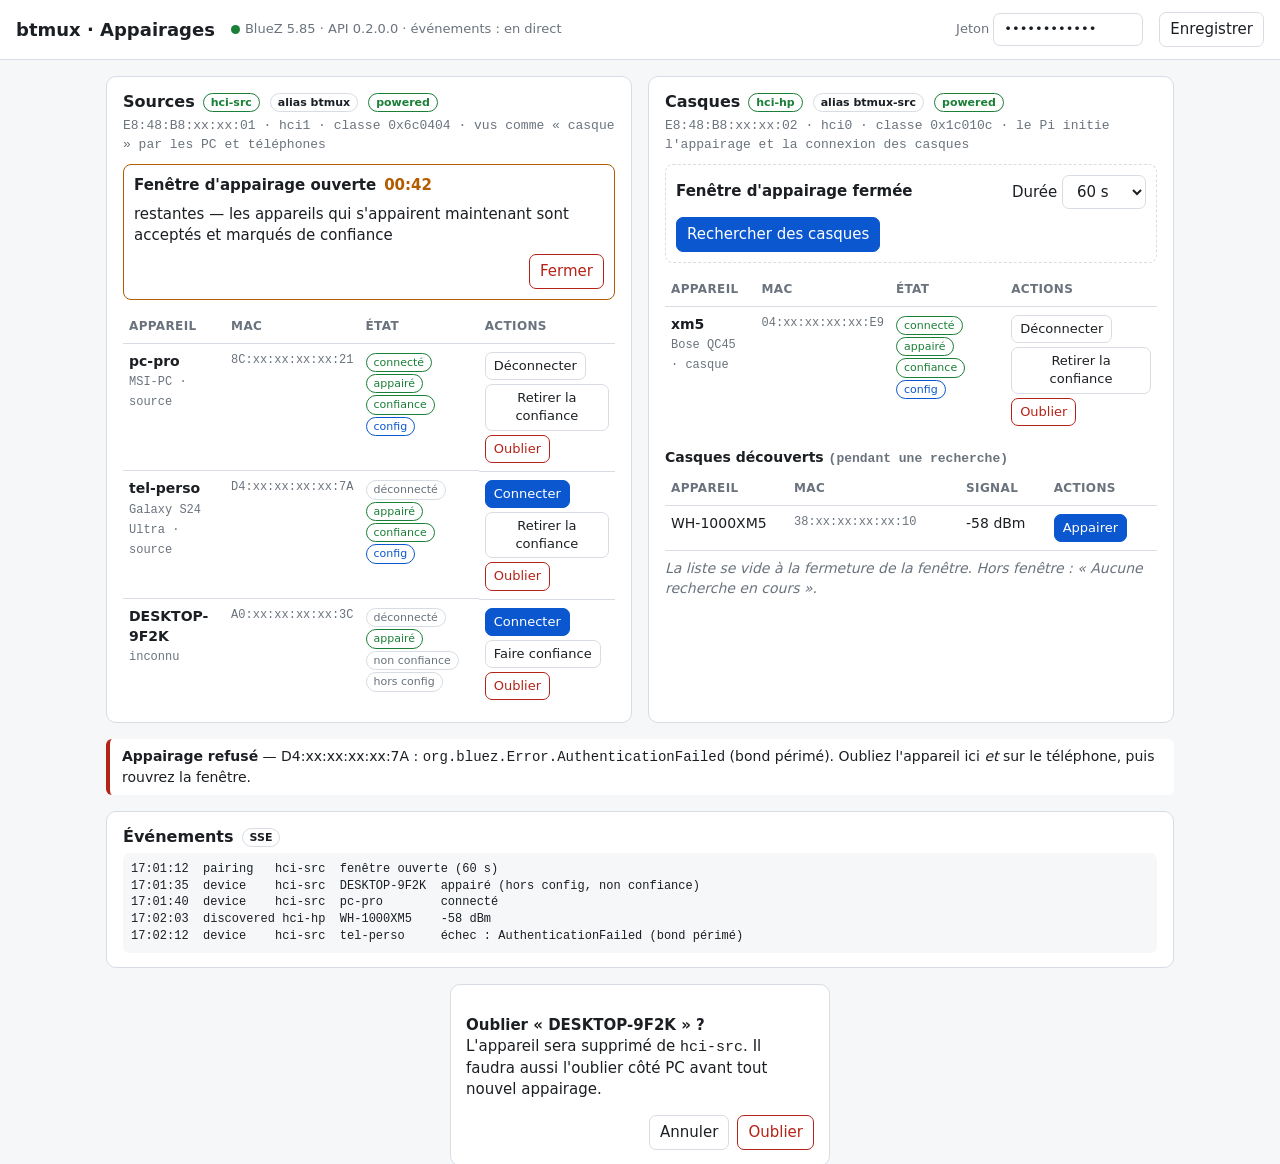
<file: docs/mockup/v0.2.0/ui/webui_pairing__appairages.html>
<!--
mockup:
  composant: webui_pairing
  feature: appairages
  version: 0.2.0
  type: ui
  issue: "#16"
  validee_le: 2026-10-23
  complete: []
  remplace: []
-->
<!doctype html>
<html lang="fr">
<head>
<meta charset="utf-8">
<meta name="viewport" content="width=device-width, initial-scale=1">
<title>btmux — Appairages</title>
<style>
  :root { --bg:#f6f7f9; --card:#fff; --fg:#1b1f23; --muted:#6a737d; --line:#d8dde3; --ok:#1a7f37; --warn:#b35c00; --err:#b42318; --accent:#0b57d0; --accent-fg:#fff; }
  @media (prefers-color-scheme: dark) { :root { --bg:#0f1115; --card:#181b21; --fg:#e6e8eb; --muted:#9aa4b2; --line:#2a2f38; --accent:#8ab4f8; --accent-fg:#0f1115; } }
  * { box-sizing:border-box; } body { margin:0; font:15px/1.4 system-ui,-apple-system,"Segoe UI",Roboto,sans-serif; background:var(--bg); color:var(--fg); }
  header { display:flex; flex-wrap:wrap; gap:8px 16px; align-items:center; padding:12px 16px; border-bottom:1px solid var(--line); background:var(--card); position:sticky; top:0; }
  header h1 { font-size:18px; margin:0; } .spacer { flex:1; }
  .status { font-size:13px; color:var(--muted); } .dot { display:inline-block; width:9px; height:9px; border-radius:50%; background:var(--ok); margin-right:5px; vertical-align:middle; }
  .dot.err { background:var(--err); } .dot.warn { background:var(--warn); }
  main { display:grid; grid-template-columns:1fr; gap:16px; padding:16px; max-width:1100px; margin:0 auto; }
  @media (min-width: 800px) { main { grid-template-columns:1fr 1fr; } .full { grid-column:1 / -1; } }
  section { background:var(--card); border:1px solid var(--line); border-radius:10px; padding:14px 16px; }
  section h2 { font-size:16px; margin:0 0 4px; display:flex; align-items:center; gap:8px; flex-wrap:wrap; }
  .sub { color:var(--muted); font-size:13px; margin:0 0 10px; font-family:ui-monospace,Menlo,Consolas,monospace; }
  .pair { display:flex; flex-wrap:wrap; gap:8px; align-items:center; padding:10px; border:1px dashed var(--line); border-radius:8px; margin-bottom:10px; }
  .pair.open { border-style:solid; border-color:var(--warn); }
  .count { font-weight:600; color:var(--warn); font-variant-numeric:tabular-nums; }
  button, select, input { font:inherit; border-radius:7px; border:1px solid var(--line); background:var(--card); color:var(--fg); padding:6px 10px; }
  button { cursor:pointer; } button.primary { background:var(--accent); color:var(--accent-fg); border-color:var(--accent); }
  button.danger { color:var(--err); border-color:var(--err); } button:disabled { opacity:.5; cursor:default; }
  table { width:100%; border-collapse:collapse; } th, td { text-align:left; padding:8px 6px; border-top:1px solid var(--line); vertical-align:top; font-size:14px; }
  th { color:var(--muted); font-weight:600; font-size:12px; text-transform:uppercase; letter-spacing:.03em; border-top:0; }
  .mac { font-family:ui-monospace,Menlo,Consolas,monospace; font-size:12px; color:var(--muted); }
  .tag { display:inline-block; font-size:11px; padding:1px 7px; border-radius:999px; border:1px solid var(--line); margin:1px 2px 1px 0; }
  .tag.on { border-color:var(--ok); color:var(--ok); } .tag.off { color:var(--muted); } .tag.cfg { border-color:var(--accent); color:var(--accent); }
  .actions { display:flex; flex-wrap:wrap; gap:4px; } .actions button { padding:4px 8px; font-size:13px; }
  .empty { color:var(--muted); font-style:italic; padding:8px 0; }
  .log { font-family:ui-monospace,Menlo,Consolas,monospace; font-size:12px; max-height:160px; overflow:auto; margin:0; padding:8px; background:var(--bg); border-radius:7px; }
  .toast { border-left:4px solid var(--err); background:var(--card); padding:8px 12px; border-radius:6px; font-size:14px; }
  dialog { border:1px solid var(--line); border-radius:10px; background:var(--card); color:var(--fg); max-width:380px; }
  @media (max-width: 600px) { th:nth-child(2), td:nth-child(2) { display:none; } }
</style>
</head>
<body>
<header>
  <h1>btmux · Appairages</h1>
  <span class="status"><span class="dot"></span>BlueZ 5.85 · API 0.2.0.0 · événements : en direct</span>
  <span class="spacer"></span>
  <label class="status">Jeton <input type="password" value="••••••••••••" size="14" aria-label="Jeton API"></label>
  <button>Enregistrer</button>
</header>

<main>
  <!-- Panneau SOURCES (hci-src) -->
  <section aria-labelledby="h-src">
    <h2 id="h-src">Sources <span class="tag on">hci-src</span><span class="tag">alias btmux</span><span class="tag on">powered</span></h2>
    <p class="sub">E8:48:B8:xx:xx:01 · hci1 · classe 0x6c0404 · vus comme « casque » par les PC et téléphones</p>
    <div class="pair open">
      <strong>Fenêtre d'appairage ouverte</strong> <span class="count">00:42</span> restantes — les appareils qui s'appairent maintenant sont acceptés et marqués de confiance
      <span class="spacer"></span>
      <button class="danger">Fermer</button>
    </div>
    <table>
      <thead><tr><th>Appareil</th><th>MAC</th><th>État</th><th>Actions</th></tr></thead>
      <tbody>
        <tr><td><strong>pc-pro</strong><br><span class="mac">MSI-PC · source</span></td><td class="mac">8C:xx:xx:xx:xx:21</td>
            <td><span class="tag on">connecté</span><span class="tag on">appairé</span><span class="tag on">confiance</span><span class="tag cfg">config</span></td>
            <td class="actions"><button>Déconnecter</button><button>Retirer la confiance</button><button class="danger">Oublier</button></td></tr>
        <tr><td><strong>tel-perso</strong><br><span class="mac">Galaxy S24 Ultra · source</span></td><td class="mac">D4:xx:xx:xx:xx:7A</td>
            <td><span class="tag off">déconnecté</span><span class="tag on">appairé</span><span class="tag on">confiance</span><span class="tag cfg">config</span></td>
            <td class="actions"><button class="primary">Connecter</button><button>Retirer la confiance</button><button class="danger">Oublier</button></td></tr>
        <tr><td><strong>DESKTOP-9F2K</strong><br><span class="mac">inconnu</span></td><td class="mac">A0:xx:xx:xx:xx:3C</td>
            <td><span class="tag off">déconnecté</span><span class="tag on">appairé</span><span class="tag off">non confiance</span><span class="tag off">hors config</span></td>
            <td class="actions"><button class="primary">Connecter</button><button>Faire confiance</button><button class="danger">Oublier</button></td></tr>
      </tbody>
    </table>
  </section>

  <!-- Panneau CASQUES (hci-hp) -->
  <section aria-labelledby="h-hp">
    <h2 id="h-hp">Casques <span class="tag on">hci-hp</span><span class="tag">alias btmux-src</span><span class="tag on">powered</span></h2>
    <p class="sub">E8:48:B8:xx:xx:02 · hci0 · classe 0x1c010c · le Pi initie l'appairage et la connexion des casques</p>
    <div class="pair">
      <strong>Fenêtre d'appairage fermée</strong>
      <span class="spacer"></span>
      <label>Durée <select><option>30 s</option><option selected>60 s</option><option>120 s</option><option>300 s</option></select></label>
      <button class="primary">Rechercher des casques</button>
    </div>
    <table>
      <thead><tr><th>Appareil</th><th>MAC</th><th>État</th><th>Actions</th></tr></thead>
      <tbody>
        <tr><td><strong>xm5</strong><br><span class="mac">Bose QC45 · casque</span></td><td class="mac">04:xx:xx:xx:xx:E9</td>
            <td><span class="tag on">connecté</span><span class="tag on">appairé</span><span class="tag on">confiance</span><span class="tag cfg">config</span></td>
            <td class="actions"><button>Déconnecter</button><button>Retirer la confiance</button><button class="danger">Oublier</button></td></tr>
      </tbody>
    </table>
    <h3 style="font-size:14px;margin:14px 0 4px">Casques découverts <span class="sub" style="display:inline">(pendant une recherche)</span></h3>
    <table>
      <thead><tr><th>Appareil</th><th>MAC</th><th>Signal</th><th>Actions</th></tr></thead>
      <tbody>
        <tr><td>WH-1000XM5</td><td class="mac">38:xx:xx:xx:xx:10</td><td>-58 dBm</td><td class="actions"><button class="primary">Appairer</button></td></tr>
        <tr><td colspan="4" class="empty">La liste se vide à la fermeture de la fenêtre. Hors fenêtre : « Aucune recherche en cours ».</td></tr>
      </tbody>
    </table>
  </section>

  <!-- Erreur API (exemple) -->
  <div class="full toast" role="alert"><strong>Appairage refusé</strong> — D4:xx:xx:xx:xx:7A : <code>org.bluez.Error.AuthenticationFailed</code> (bond périmé). Oubliez l'appareil ici <em>et</em> sur le téléphone, puis rouvrez la fenêtre.</div>

  <!-- Journal des événements (SSE) -->
  <section class="full" aria-labelledby="h-log">
    <h2 id="h-log">Événements <span class="tag">SSE</span></h2>
    <pre class="log">17:01:12  pairing   hci-src  fenêtre ouverte (60 s)
17:01:35  device    hci-src  DESKTOP-9F2K  appairé (hors config, non confiance)
17:01:40  device    hci-src  pc-pro        connecté
17:02:03  discovered hci-hp  WH-1000XM5    -58 dBm
17:02:12  device    hci-src  tel-perso     échec : AuthenticationFailed (bond périmé)</pre>
  </section>
</main>

<!-- Confirmation d'oubli -->
<dialog open>
  <p><strong>Oublier « DESKTOP-9F2K » ?</strong><br>L'appareil sera supprimé de <code>hci-src</code>. Il faudra aussi l'oublier côté PC avant tout nouvel appairage.</p>
  <menu style="display:flex;gap:8px;justify-content:flex-end;padding:0;margin:0"><button>Annuler</button><button class="danger">Oublier</button></menu>
</dialog>
</body>
</html>
</file>
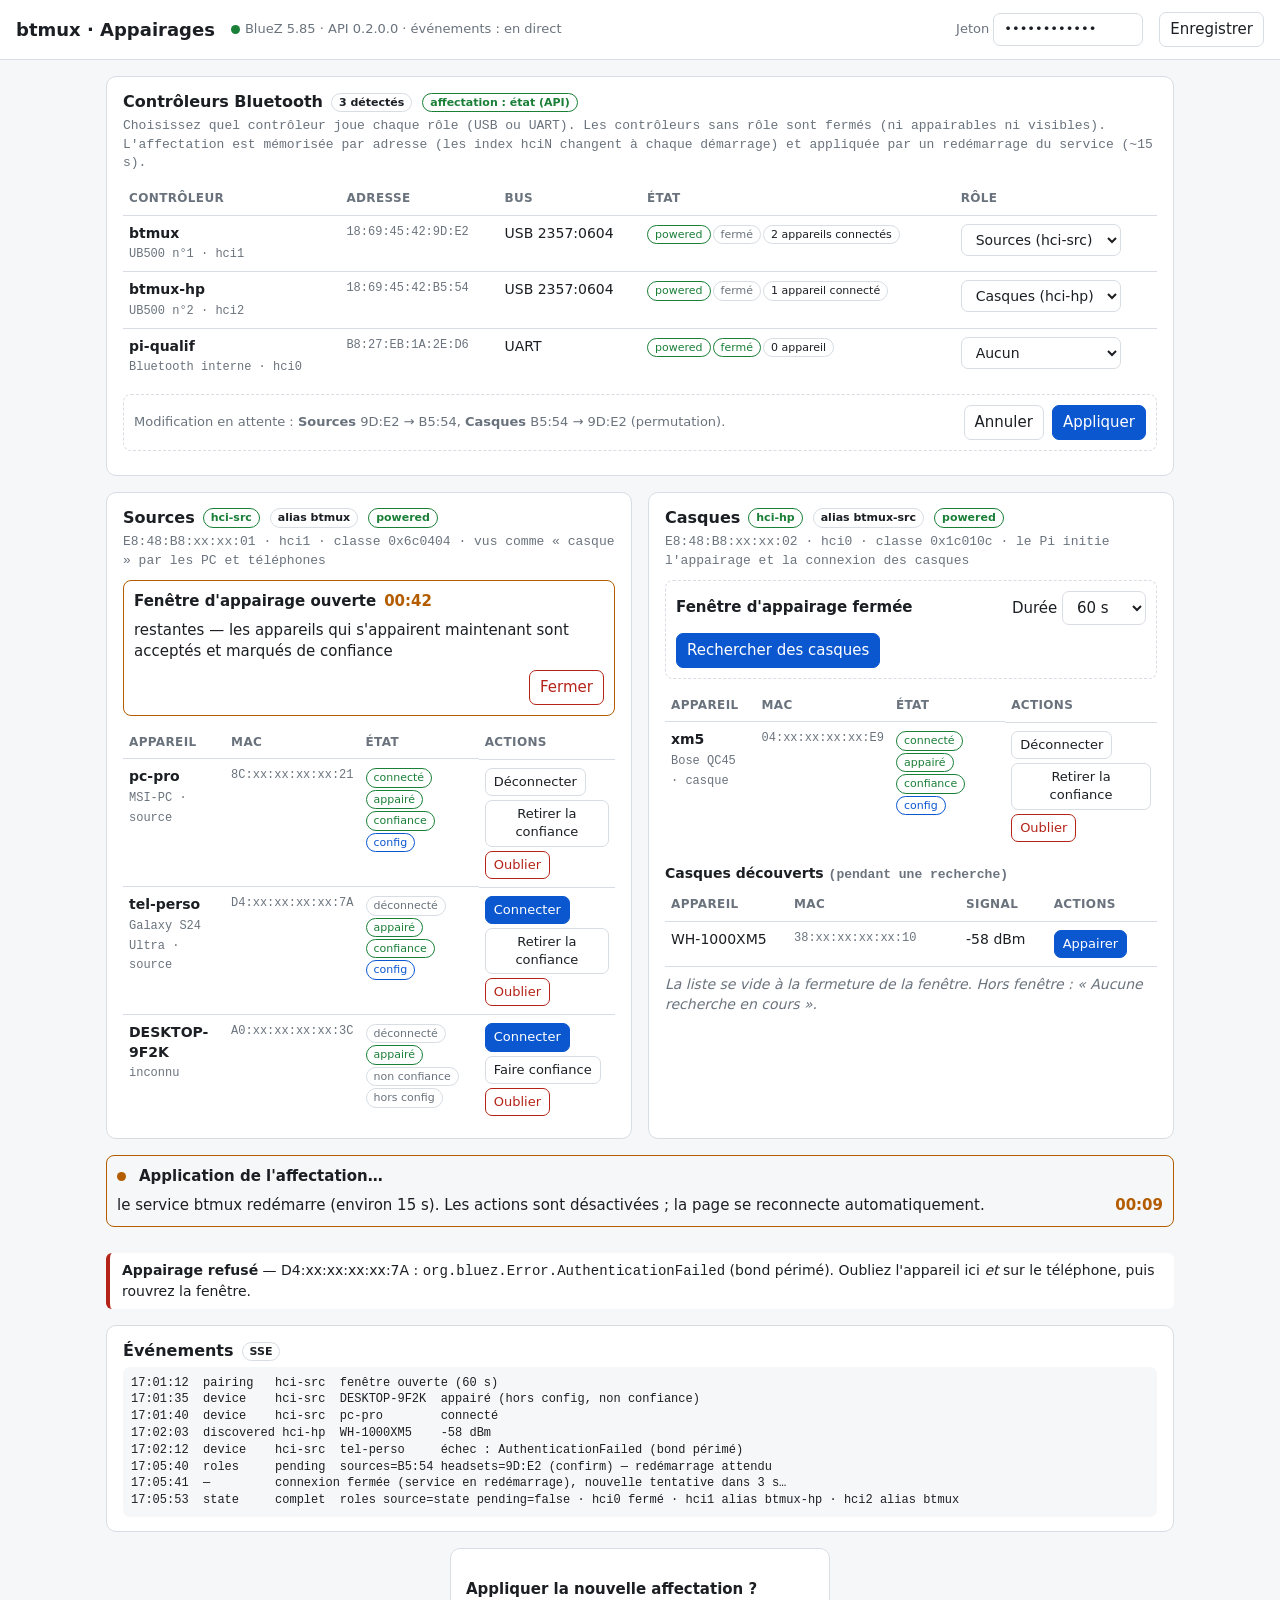
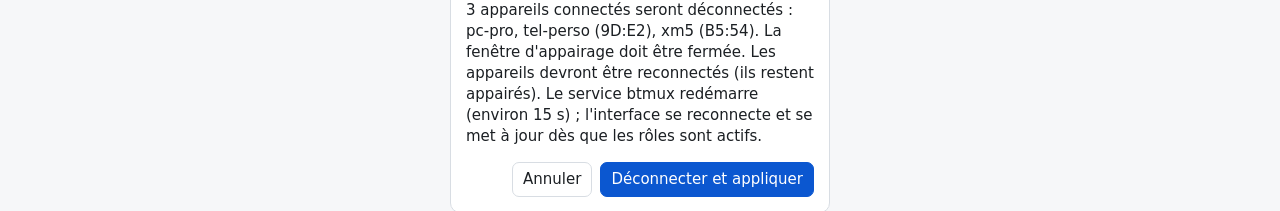
<file: docs/mockup/v0.2.0/ui/webui_pairing__controleurs.html>
<!--
mockup:
  composant: webui_pairing
  feature: controleurs
  version: 0.2.0
  type: ui
  issue: "#23"
  validee_le: 2026-10-23
  complete: [docs/mockup/v0.2.0/ui/webui_pairing__appairages.html]
  remplace: []
-->
<!doctype html>
<html lang="fr">
<head>
<meta charset="utf-8">
<meta name="viewport" content="width=device-width, initial-scale=1">
<title>btmux — Appairages et contrôleurs</title>
<style>
  :root { --bg:#f6f7f9; --card:#fff; --fg:#1b1f23; --muted:#6a737d; --line:#d8dde3; --ok:#1a7f37; --warn:#b35c00; --err:#b42318; --accent:#0b57d0; --accent-fg:#fff; }
  @media (prefers-color-scheme: dark) { :root { --bg:#0f1115; --card:#181b21; --fg:#e6e8eb; --muted:#9aa4b2; --line:#2a2f38; --accent:#8ab4f8; --accent-fg:#0f1115; } }
  * { box-sizing:border-box; } body { margin:0; font:15px/1.4 system-ui,-apple-system,"Segoe UI",Roboto,sans-serif; background:var(--bg); color:var(--fg); }
  header { display:flex; flex-wrap:wrap; gap:8px 16px; align-items:center; padding:12px 16px; border-bottom:1px solid var(--line); background:var(--card); position:sticky; top:0; }
  header h1 { font-size:18px; margin:0; } .spacer { flex:1; }
  .status { font-size:13px; color:var(--muted); } .dot { display:inline-block; width:9px; height:9px; border-radius:50%; background:var(--ok); margin-right:5px; vertical-align:middle; }
  .dot.err { background:var(--err); } .dot.warn { background:var(--warn); }
  main { display:grid; grid-template-columns:1fr; gap:16px; padding:16px; max-width:1100px; margin:0 auto; }
  @media (min-width: 800px) { main { grid-template-columns:1fr 1fr; } .full { grid-column:1 / -1; } }
  section { background:var(--card); border:1px solid var(--line); border-radius:10px; padding:14px 16px; }
  section h2 { font-size:16px; margin:0 0 4px; display:flex; align-items:center; gap:8px; flex-wrap:wrap; }
  .sub { color:var(--muted); font-size:13px; margin:0 0 10px; font-family:ui-monospace,Menlo,Consolas,monospace; }
  .pair { display:flex; flex-wrap:wrap; gap:8px; align-items:center; padding:10px; border:1px dashed var(--line); border-radius:8px; margin-bottom:10px; }
  .pair.open { border-style:solid; border-color:var(--warn); }
  .count { font-weight:600; color:var(--warn); font-variant-numeric:tabular-nums; }
  button, select, input { font:inherit; border-radius:7px; border:1px solid var(--line); background:var(--card); color:var(--fg); padding:6px 10px; }
  button { cursor:pointer; } button.primary { background:var(--accent); color:var(--accent-fg); border-color:var(--accent); }
  button.danger { color:var(--err); border-color:var(--err); } button:disabled { opacity:.5; cursor:default; }
  table { width:100%; border-collapse:collapse; } th, td { text-align:left; padding:8px 6px; border-top:1px solid var(--line); vertical-align:top; font-size:14px; }
  th { color:var(--muted); font-weight:600; font-size:12px; text-transform:uppercase; letter-spacing:.03em; border-top:0; }
  .mac { font-family:ui-monospace,Menlo,Consolas,monospace; font-size:12px; color:var(--muted); }
  .tag { display:inline-block; font-size:11px; padding:1px 7px; border-radius:999px; border:1px solid var(--line); margin:1px 2px 1px 0; }
  .tag.on { border-color:var(--ok); color:var(--ok); } .tag.off { color:var(--muted); } .tag.cfg { border-color:var(--accent); color:var(--accent); }
  .actions { display:flex; flex-wrap:wrap; gap:4px; } .actions button { padding:4px 8px; font-size:13px; }
  .empty { color:var(--muted); font-style:italic; padding:8px 0; }
  .log { font-family:ui-monospace,Menlo,Consolas,monospace; font-size:12px; max-height:160px; overflow:auto; margin:0; padding:8px; background:var(--bg); border-radius:7px; }
  .toast { border-left:4px solid var(--err); background:var(--card); padding:8px 12px; border-radius:6px; font-size:14px; }
  dialog { border:1px solid var(--line); border-radius:10px; background:var(--card); color:var(--fg); max-width:380px; }
  @media (max-width: 600px) { th:nth-child(2), td:nth-child(2) { display:none; } }
</style>
</head>
<body>
<header>
  <h1>btmux · Appairages</h1>
  <span class="status"><span class="dot"></span>BlueZ 5.85 · API 0.2.0.0 · événements : en direct</span>
  <span class="spacer"></span>
  <label class="status">Jeton <input type="password" value="••••••••••••" size="14" aria-label="Jeton API"></label>
  <button>Enregistrer</button>
</header>

<main>
  <!-- Panneau CONTRÔLEURS (#23) — nouveau, au-dessus des panneaux existants -->
  <section class="full" aria-labelledby="h-ctl">
    <h2 id="h-ctl">Contrôleurs Bluetooth <span class="tag">3 détectés</span><span class="tag on">affectation : état (API)</span></h2>
    <p class="sub">Choisissez quel contrôleur joue chaque rôle (USB ou UART). Les contrôleurs sans rôle sont fermés (ni appairables ni visibles). L'affectation est mémorisée par adresse (les index hciN changent à chaque démarrage) et appliquée par un redémarrage du service (~15 s).</p>
    <table>
      <thead><tr><th>Contrôleur</th><th>Adresse</th><th>Bus</th><th>État</th><th>Rôle</th></tr></thead>
      <tbody>
        <tr><td><strong>btmux</strong><br><span class="mac">UB500 n°1 · hci1</span></td><td class="mac">18:69:45:42:9D:E2</td><td>USB 2357:0604</td>
            <td><span class="tag on">powered</span><span class="tag off">fermé</span><span class="tag">2 appareils connectés</span></td>
            <td><select aria-label="Rôle du contrôleur 9D:E2"><option selected>Sources (hci-src)</option><option>Casques (hci-hp)</option><option>Aucun</option></select></td></tr>
        <tr><td><strong>btmux-hp</strong><br><span class="mac">UB500 n°2 · hci2</span></td><td class="mac">18:69:45:42:B5:54</td><td>USB 2357:0604</td>
            <td><span class="tag on">powered</span><span class="tag off">fermé</span><span class="tag">1 appareil connecté</span></td>
            <td><select aria-label="Rôle du contrôleur B5:54"><option>Sources (hci-src)</option><option selected>Casques (hci-hp)</option><option>Aucun</option></select></td></tr>
        <tr><td><strong>pi-qualif</strong><br><span class="mac">Bluetooth interne · hci0</span></td><td class="mac">B8:27:EB:1A:2E:D6</td><td>UART</td>
            <td><span class="tag on">powered</span><span class="tag on">fermé</span><span class="tag">0 appareil</span></td>
            <td><select aria-label="Rôle du contrôleur 2E:D6"><option>Sources (hci-src)</option><option>Casques (hci-hp)</option><option selected>Aucun</option></select></td></tr>
      </tbody>
    </table>
    <div class="pair" style="margin-top:10px">
      <span class="status">Modification en attente : <strong>Sources</strong> 9D:E2 → B5:54, <strong>Casques</strong> B5:54 → 9D:E2 (permutation).</span>
      <span class="spacer"></span>
      <button>Annuler</button><button class="primary">Appliquer</button>
    </div>
  </section>

  <!-- Panneau SOURCES (hci-src) -->
  <section aria-labelledby="h-src">
    <h2 id="h-src">Sources <span class="tag on">hci-src</span><span class="tag">alias btmux</span><span class="tag on">powered</span></h2>
    <p class="sub">E8:48:B8:xx:xx:01 · hci1 · classe 0x6c0404 · vus comme « casque » par les PC et téléphones</p>
    <div class="pair open">
      <strong>Fenêtre d'appairage ouverte</strong> <span class="count">00:42</span> restantes — les appareils qui s'appairent maintenant sont acceptés et marqués de confiance
      <span class="spacer"></span>
      <button class="danger">Fermer</button>
    </div>
    <table>
      <thead><tr><th>Appareil</th><th>MAC</th><th>État</th><th>Actions</th></tr></thead>
      <tbody>
        <tr><td><strong>pc-pro</strong><br><span class="mac">MSI-PC · source</span></td><td class="mac">8C:xx:xx:xx:xx:21</td>
            <td><span class="tag on">connecté</span><span class="tag on">appairé</span><span class="tag on">confiance</span><span class="tag cfg">config</span></td>
            <td class="actions"><button>Déconnecter</button><button>Retirer la confiance</button><button class="danger">Oublier</button></td></tr>
        <tr><td><strong>tel-perso</strong><br><span class="mac">Galaxy S24 Ultra · source</span></td><td class="mac">D4:xx:xx:xx:xx:7A</td>
            <td><span class="tag off">déconnecté</span><span class="tag on">appairé</span><span class="tag on">confiance</span><span class="tag cfg">config</span></td>
            <td class="actions"><button class="primary">Connecter</button><button>Retirer la confiance</button><button class="danger">Oublier</button></td></tr>
        <tr><td><strong>DESKTOP-9F2K</strong><br><span class="mac">inconnu</span></td><td class="mac">A0:xx:xx:xx:xx:3C</td>
            <td><span class="tag off">déconnecté</span><span class="tag on">appairé</span><span class="tag off">non confiance</span><span class="tag off">hors config</span></td>
            <td class="actions"><button class="primary">Connecter</button><button>Faire confiance</button><button class="danger">Oublier</button></td></tr>
      </tbody>
    </table>
  </section>

  <!-- Panneau CASQUES (hci-hp) -->
  <section aria-labelledby="h-hp">
    <h2 id="h-hp">Casques <span class="tag on">hci-hp</span><span class="tag">alias btmux-src</span><span class="tag on">powered</span></h2>
    <p class="sub">E8:48:B8:xx:xx:02 · hci0 · classe 0x1c010c · le Pi initie l'appairage et la connexion des casques</p>
    <div class="pair">
      <strong>Fenêtre d'appairage fermée</strong>
      <span class="spacer"></span>
      <label>Durée <select><option>30 s</option><option selected>60 s</option><option>120 s</option><option>300 s</option></select></label>
      <button class="primary">Rechercher des casques</button>
    </div>
    <table>
      <thead><tr><th>Appareil</th><th>MAC</th><th>État</th><th>Actions</th></tr></thead>
      <tbody>
        <tr><td><strong>xm5</strong><br><span class="mac">Bose QC45 · casque</span></td><td class="mac">04:xx:xx:xx:xx:E9</td>
            <td><span class="tag on">connecté</span><span class="tag on">appairé</span><span class="tag on">confiance</span><span class="tag cfg">config</span></td>
            <td class="actions"><button>Déconnecter</button><button>Retirer la confiance</button><button class="danger">Oublier</button></td></tr>
      </tbody>
    </table>
    <h3 style="font-size:14px;margin:14px 0 4px">Casques découverts <span class="sub" style="display:inline">(pendant une recherche)</span></h3>
    <table>
      <thead><tr><th>Appareil</th><th>MAC</th><th>Signal</th><th>Actions</th></tr></thead>
      <tbody>
        <tr><td>WH-1000XM5</td><td class="mac">38:xx:xx:xx:xx:10</td><td>-58 dBm</td><td class="actions"><button class="primary">Appairer</button></td></tr>
        <tr><td colspan="4" class="empty">La liste se vide à la fermeture de la fenêtre. Hors fenêtre : « Aucune recherche en cours ».</td></tr>
      </tbody>
    </table>
  </section>

  <!-- Bandeau pendant le redémarrage (après Appliquer : roles pending/restart_expected) -->
  <div class="full pair open" role="status"><span class="dot warn"></span><strong>Application de l'affectation…</strong> le service btmux redémarre (environ 15 s). Les actions sont désactivées ; la page se reconnecte automatiquement. <span class="spacer"></span><span class="count">00:09</span></div>

  <!-- Erreur API (exemple) -->
  <div class="full toast" role="alert"><strong>Appairage refusé</strong> — D4:xx:xx:xx:xx:7A : <code>org.bluez.Error.AuthenticationFailed</code> (bond périmé). Oubliez l'appareil ici <em>et</em> sur le téléphone, puis rouvrez la fenêtre.</div>

  <!-- Journal des événements (SSE) -->
  <section class="full" aria-labelledby="h-log">
    <h2 id="h-log">Événements <span class="tag">SSE</span></h2>
    <pre class="log">17:01:12  pairing   hci-src  fenêtre ouverte (60 s)
17:01:35  device    hci-src  DESKTOP-9F2K  appairé (hors config, non confiance)
17:01:40  device    hci-src  pc-pro        connecté
17:02:03  discovered hci-hp  WH-1000XM5    -58 dBm
17:02:12  device    hci-src  tel-perso     échec : AuthenticationFailed (bond périmé)
17:05:40  roles     pending  sources=B5:54 headsets=9D:E2 (confirm) — redémarrage attendu
17:05:41  —         connexion fermée (service en redémarrage), nouvelle tentative dans 3 s…
17:05:53  state     complet  roles source=state pending=false · hci0 fermé · hci1 alias btmux-hp · hci2 alias btmux</pre>
  </section>
</main>

<!-- Confirmation d'oubli (inchangé, fermé ici) -->
<dialog>
  <p><strong>Oublier « DESKTOP-9F2K » ?</strong><br>L'appareil sera supprimé de <code>hci-src</code>. Il faudra aussi l'oublier côté PC avant tout nouvel appairage.</p>
  <menu style="display:flex;gap:8px;justify-content:flex-end;padding:0;margin:0"><button>Annuler</button><button class="danger">Oublier</button></menu>
</dialog>
<!-- Confirmation d'affectation (409 devices_connected → confirm:true) -->
<dialog open>
  <p><strong>Appliquer la nouvelle affectation ?</strong><br>3 appareils connectés seront déconnectés : pc-pro, tel-perso (9D:E2), xm5 (B5:54). La fenêtre d'appairage doit être fermée. Les appareils devront être reconnectés (ils restent appairés). Le service btmux redémarre (environ 15 s) ; l'interface se reconnecte et se met à jour dès que les rôles sont actifs.</p>
  <menu style="display:flex;gap:8px;justify-content:flex-end;padding:0;margin:0"><button>Annuler</button><button class="primary">Déconnecter et appliquer</button></menu>
</dialog>
</body>
</html>
</file>
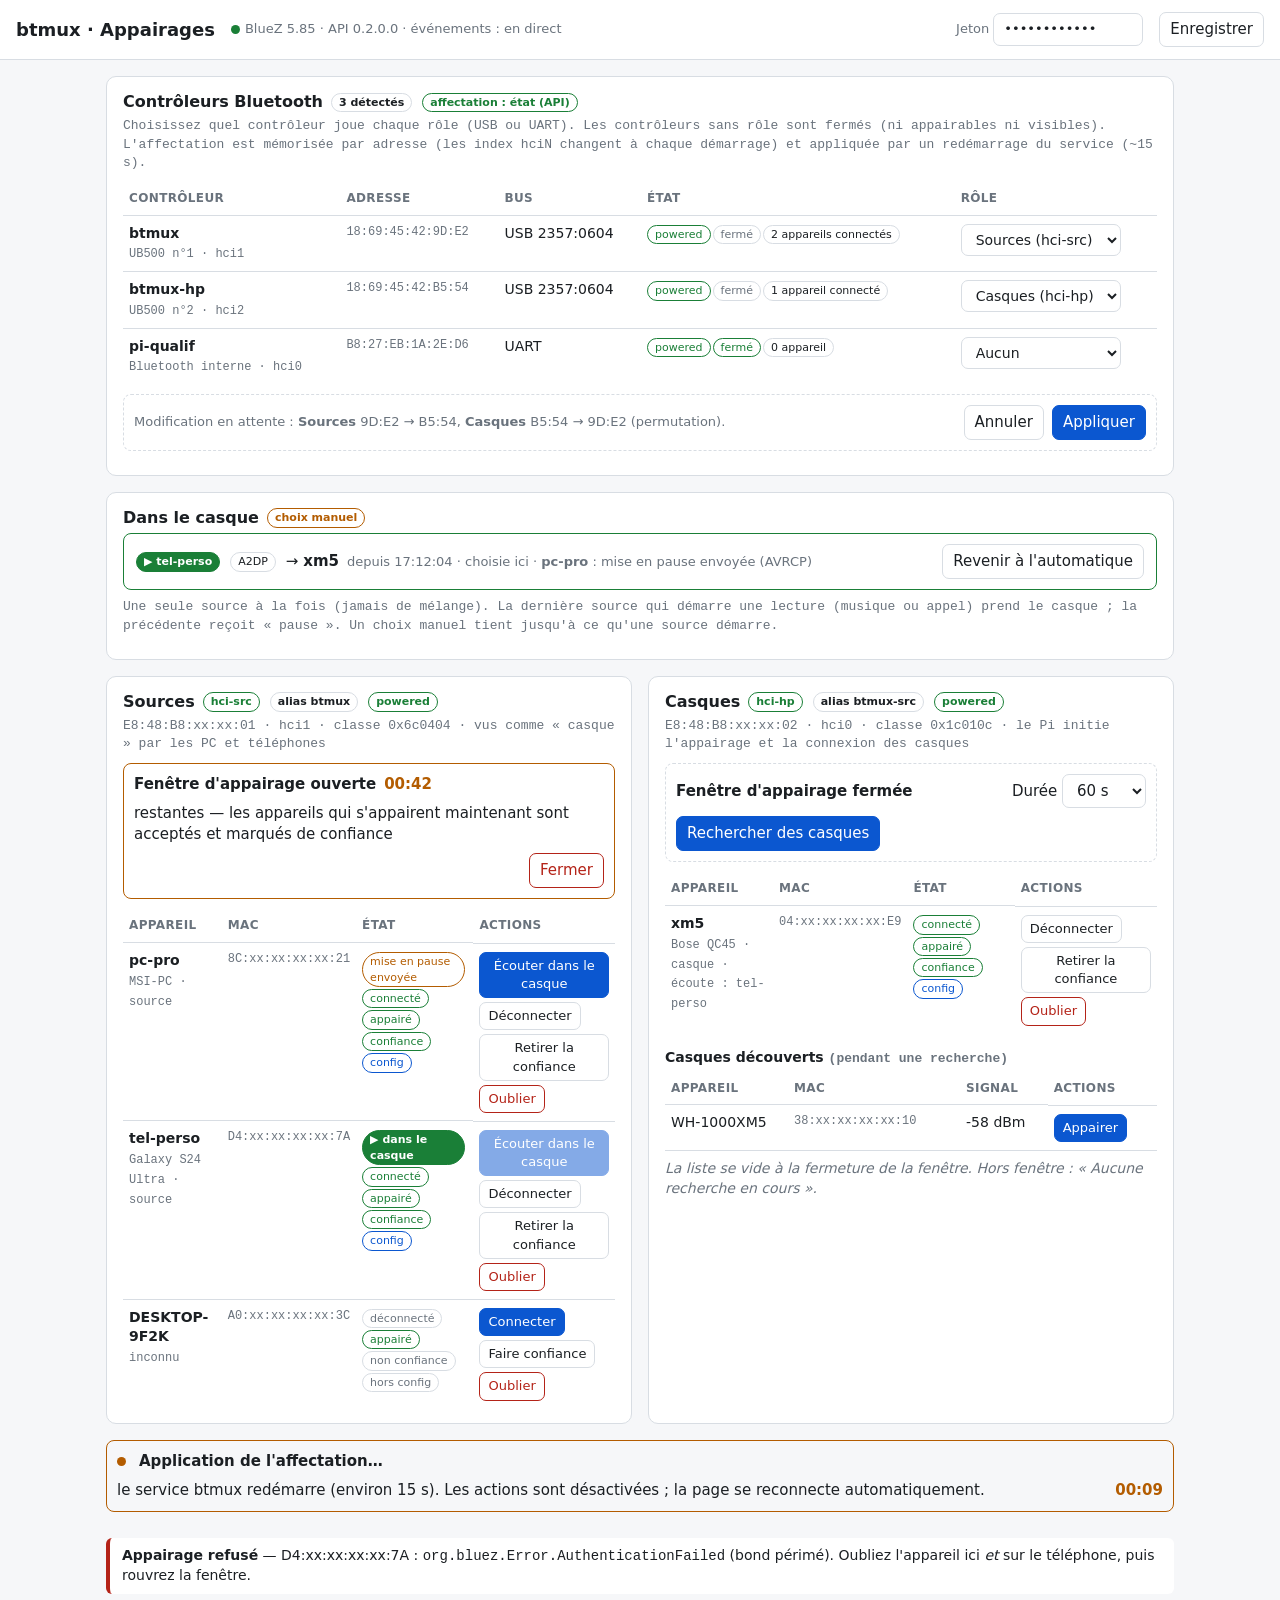
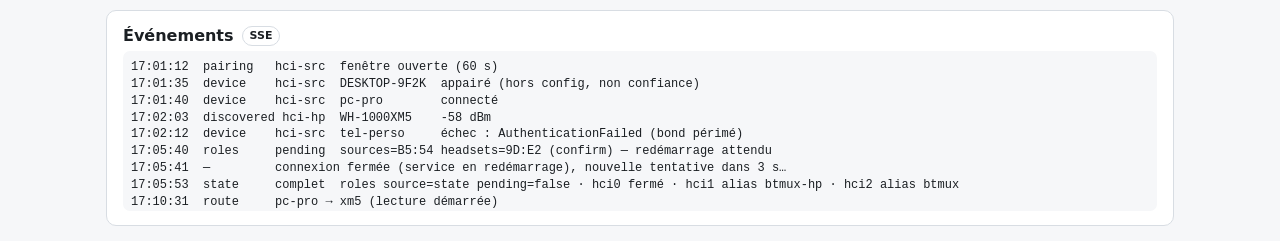
<file: docs/mockup/v0.2.0/ui/webui_pairing__routage.html>
<!--
mockup:
  composant: webui_pairing
  feature: routage
  version: 0.2.0
  type: ui
  issue: "#29 (bascule automatique, choix manuel) ; #30 (état « appel HFP » du bandeau)"
  validee_le: 2026-10-26
  complete: [docs/mockup/v0.2.0/ui/webui_pairing__appairages.html, docs/mockup/v0.2.0/ui/webui_pairing__controleurs.html]
  remplace: []
-->
<!doctype html>
<html lang="fr">
<head>
<meta charset="utf-8">
<meta name="viewport" content="width=device-width, initial-scale=1">
<title>btmux — Appairages, contrôleurs et routage</title>
<style>
  :root { --bg:#f6f7f9; --card:#fff; --fg:#1b1f23; --muted:#6a737d; --line:#d8dde3; --ok:#1a7f37; --warn:#b35c00; --err:#b42318; --accent:#0b57d0; --accent-fg:#fff; }
  @media (prefers-color-scheme: dark) { :root { --bg:#0f1115; --card:#181b21; --fg:#e6e8eb; --muted:#9aa4b2; --line:#2a2f38; --accent:#8ab4f8; --accent-fg:#0f1115; } }
  * { box-sizing:border-box; } body { margin:0; font:15px/1.4 system-ui,-apple-system,"Segoe UI",Roboto,sans-serif; background:var(--bg); color:var(--fg); }
  header { display:flex; flex-wrap:wrap; gap:8px 16px; align-items:center; padding:12px 16px; border-bottom:1px solid var(--line); background:var(--card); position:sticky; top:0; }
  header h1 { font-size:18px; margin:0; } .spacer { flex:1; }
  .status { font-size:13px; color:var(--muted); } .dot { display:inline-block; width:9px; height:9px; border-radius:50%; background:var(--ok); margin-right:5px; vertical-align:middle; }
  .dot.err { background:var(--err); } .dot.warn { background:var(--warn); }
  main { display:grid; grid-template-columns:1fr; gap:16px; padding:16px; max-width:1100px; margin:0 auto; }
  @media (min-width: 800px) { main { grid-template-columns:1fr 1fr; } .full { grid-column:1 / -1; } }
  section { background:var(--card); border:1px solid var(--line); border-radius:10px; padding:14px 16px; }
  section h2 { font-size:16px; margin:0 0 4px; display:flex; align-items:center; gap:8px; flex-wrap:wrap; }
  .sub { color:var(--muted); font-size:13px; margin:0 0 10px; font-family:ui-monospace,Menlo,Consolas,monospace; }
  .pair { display:flex; flex-wrap:wrap; gap:8px; align-items:center; padding:10px; border:1px dashed var(--line); border-radius:8px; margin-bottom:10px; }
  .pair.open { border-style:solid; border-color:var(--warn); }
  .count { font-weight:600; color:var(--warn); font-variant-numeric:tabular-nums; }
  button, select, input { font:inherit; border-radius:7px; border:1px solid var(--line); background:var(--card); color:var(--fg); padding:6px 10px; }
  button { cursor:pointer; } button.primary { background:var(--accent); color:var(--accent-fg); border-color:var(--accent); }
  button.danger { color:var(--err); border-color:var(--err); } button:disabled { opacity:.5; cursor:default; }
  table { width:100%; border-collapse:collapse; } th, td { text-align:left; padding:8px 6px; border-top:1px solid var(--line); vertical-align:top; font-size:14px; }
  th { color:var(--muted); font-weight:600; font-size:12px; text-transform:uppercase; letter-spacing:.03em; border-top:0; }
  .mac { font-family:ui-monospace,Menlo,Consolas,monospace; font-size:12px; color:var(--muted); }
  .tag { display:inline-block; font-size:11px; padding:1px 7px; border-radius:999px; border:1px solid var(--line); margin:1px 2px 1px 0; }
  .tag.play { background:var(--ok); border-color:var(--ok); color:#fff; font-weight:600; } .tag.paused { border-color:var(--warn); color:var(--warn); }
  .route { display:flex; flex-wrap:wrap; gap:8px; align-items:center; padding:10px 12px; border:1px solid var(--ok); border-radius:8px; }
  .route.none { border-color:var(--line); border-style:dashed; }
  /* NOUVEAU (routage) : bandeau « Dans le casque » (+ « Revenir à l'automatique »), badges « dans le casque » / « mise en pause envoyée », bouton « Écouter dans le casque » par source connectée */
  .tag.on { border-color:var(--ok); color:var(--ok); } .tag.off { color:var(--muted); } .tag.cfg { border-color:var(--accent); color:var(--accent); }
  .actions { display:flex; flex-wrap:wrap; gap:4px; } .actions button { padding:4px 8px; font-size:13px; }
  .empty { color:var(--muted); font-style:italic; padding:8px 0; }
  .log { font-family:ui-monospace,Menlo,Consolas,monospace; font-size:12px; max-height:160px; overflow:auto; margin:0; padding:8px; background:var(--bg); border-radius:7px; }
  .toast { border-left:4px solid var(--err); background:var(--card); padding:8px 12px; border-radius:6px; font-size:14px; }
  dialog { border:1px solid var(--line); border-radius:10px; background:var(--card); color:var(--fg); max-width:380px; }
  @media (max-width: 600px) { th:nth-child(2), td:nth-child(2) { display:none; } }
</style>
</head>
<body>
<header>
  <h1>btmux · Appairages</h1>
  <span class="status"><span class="dot"></span>BlueZ 5.85 · API 0.2.0.0 · événements : en direct</span>
  <span class="spacer"></span>
  <label class="status">Jeton <input type="password" value="••••••••••••" size="14" aria-label="Jeton API"></label>
  <button>Enregistrer</button>
</header>

<main>
  <!-- Panneau CONTRÔLEURS (#23) — nouveau, au-dessus des panneaux existants -->
  <section class="full" aria-labelledby="h-ctl">
    <h2 id="h-ctl">Contrôleurs Bluetooth <span class="tag">3 détectés</span><span class="tag on">affectation : état (API)</span></h2>
    <p class="sub">Choisissez quel contrôleur joue chaque rôle (USB ou UART). Les contrôleurs sans rôle sont fermés (ni appairables ni visibles). L'affectation est mémorisée par adresse (les index hciN changent à chaque démarrage) et appliquée par un redémarrage du service (~15 s).</p>
    <table>
      <thead><tr><th>Contrôleur</th><th>Adresse</th><th>Bus</th><th>État</th><th>Rôle</th></tr></thead>
      <tbody>
        <tr><td><strong>btmux</strong><br><span class="mac">UB500 n°1 · hci1</span></td><td class="mac">18:69:45:42:9D:E2</td><td>USB 2357:0604</td>
            <td><span class="tag on">powered</span><span class="tag off">fermé</span><span class="tag">2 appareils connectés</span></td>
            <td><select aria-label="Rôle du contrôleur 9D:E2"><option selected>Sources (hci-src)</option><option>Casques (hci-hp)</option><option>Aucun</option></select></td></tr>
        <tr><td><strong>btmux-hp</strong><br><span class="mac">UB500 n°2 · hci2</span></td><td class="mac">18:69:45:42:B5:54</td><td>USB 2357:0604</td>
            <td><span class="tag on">powered</span><span class="tag off">fermé</span><span class="tag">1 appareil connecté</span></td>
            <td><select aria-label="Rôle du contrôleur B5:54"><option>Sources (hci-src)</option><option selected>Casques (hci-hp)</option><option>Aucun</option></select></td></tr>
        <tr><td><strong>pi-qualif</strong><br><span class="mac">Bluetooth interne · hci0</span></td><td class="mac">B8:27:EB:1A:2E:D6</td><td>UART</td>
            <td><span class="tag on">powered</span><span class="tag on">fermé</span><span class="tag">0 appareil</span></td>
            <td><select aria-label="Rôle du contrôleur 2E:D6"><option>Sources (hci-src)</option><option>Casques (hci-hp)</option><option selected>Aucun</option></select></td></tr>
      </tbody>
    </table>
    <div hidden class="pair" style="margin-top:10px">
      <span class="status">Modification en attente : <strong>Sources</strong> 9D:E2 → B5:54, <strong>Casques</strong> B5:54 → 9D:E2 (permutation).</span>
      <span class="spacer"></span>
      <button>Annuler</button><button class="primary">Appliquer</button>
    </div>
  </section>

  <!-- NOUVEAU (routage) : bandeau « Dans le casque » — lecture seule, mis à jour par l'événement SSE `route` -->
  <section class="full" aria-labelledby="h-route">
    <h2 id="h-route">Dans le casque <span class="tag paused">choix manuel</span></h2>
    <div class="route" role="status">
      <span class="tag play">▶ tel-perso</span><span class="tag">A2DP</span>
      <span>→ <strong>xm5</strong></span>
      <span class="status">depuis 17:12:04 · choisie ici · <strong>pc-pro</strong> : mise en pause envoyée (AVRCP)</span>
      <span class="spacer"></span>
      <button title="Revenir à la dernière source qui a démarré une lecture">Revenir à l'automatique</button>
    </div>
    <p class="sub" style="margin-top:8px">Une seule source à la fois (jamais de mélange). La dernière source qui démarre une lecture (musique ou appel) prend le casque ; la précédente reçoit « pause ». Un choix manuel tient jusqu'à ce qu'une source démarre.</p>
    <!-- États alternatifs du bandeau (un seul affiché à la fois) :
         - automatique :    tag « automatique : dernière source lancée », statut « bascule 0,2 s après le début de la lecture », pas de bouton
         - appel (HFP) :    <span class="tag play">▶ pc-pro</span><span class="tag">appel HFP</span> → xm5 (micro du casque vers pc-pro) ; autres casques : voix seule
         - aucune source :  <div class="route none"><span class="status">Aucune source en lecture — le casque est silencieux.</span></div>
         - pause ignorée :  « pc-pro n'a pas accepté la pause : son audio Bluetooth (A2DP) a été coupé puis rétabli. Windows peut avoir basculé sur ses haut-parleurs. »
         - aucun casque :   « Aucun casque connecté — la source sera routée dès qu'un casque se connecte. »
         - désactivé (routing.auto:false) : « Bascule désactivée (configuration) : toutes les sources sont mélangées dans les casques. » boutons « Écouter » masqués -->
  </section>

  <!-- Panneau SOURCES (hci-src) -->
  <section aria-labelledby="h-src">
    <h2 id="h-src">Sources <span class="tag on">hci-src</span><span class="tag">alias btmux</span><span class="tag on">powered</span></h2>
    <p class="sub">E8:48:B8:xx:xx:01 · hci1 · classe 0x6c0404 · vus comme « casque » par les PC et téléphones</p>
    <div class="pair open">
      <strong>Fenêtre d'appairage ouverte</strong> <span class="count">00:42</span> restantes — les appareils qui s'appairent maintenant sont acceptés et marqués de confiance
      <span class="spacer"></span>
      <button class="danger">Fermer</button>
    </div>
    <table>
      <thead><tr><th>Appareil</th><th>MAC</th><th>État</th><th>Actions</th></tr></thead>
      <tbody>
        <tr><td><strong>pc-pro</strong><br><span class="mac">MSI-PC · source</span></td><td class="mac">8C:xx:xx:xx:xx:21</td>
            <td><span class="tag paused">mise en pause envoyée</span><span class="tag on">connecté</span><span class="tag on">appairé</span><span class="tag on">confiance</span><span class="tag cfg">config</span></td>
            <td class="actions"><button class="primary">Écouter dans le casque</button><button>Déconnecter</button><button>Retirer la confiance</button><button class="danger">Oublier</button></td></tr>
        <tr><td><strong>tel-perso</strong><br><span class="mac">Galaxy S24 Ultra · source</span></td><td class="mac">D4:xx:xx:xx:xx:7A</td>
            <td><span class="tag play">▶ dans le casque</span><span class="tag on">connecté</span><span class="tag on">appairé</span><span class="tag on">confiance</span><span class="tag cfg">config</span></td>
            <td class="actions"><button class="primary" disabled title="Déjà dans le casque">Écouter dans le casque</button><button>Déconnecter</button><button>Retirer la confiance</button><button class="danger">Oublier</button></td></tr>
        <tr><td><strong>DESKTOP-9F2K</strong><br><span class="mac">inconnu</span></td><td class="mac">A0:xx:xx:xx:xx:3C</td>
            <td><span class="tag off">déconnecté</span><span class="tag on">appairé</span><span class="tag off">non confiance</span><span class="tag off">hors config</span></td>
            <td class="actions"><button class="primary">Connecter</button><button>Faire confiance</button><button class="danger">Oublier</button></td></tr>
      </tbody>
    </table>
  </section>

  <!-- Panneau CASQUES (hci-hp) -->
  <section aria-labelledby="h-hp">
    <h2 id="h-hp">Casques <span class="tag on">hci-hp</span><span class="tag">alias btmux-src</span><span class="tag on">powered</span></h2>
    <p class="sub">E8:48:B8:xx:xx:02 · hci0 · classe 0x1c010c · le Pi initie l'appairage et la connexion des casques</p>
    <div class="pair">
      <strong>Fenêtre d'appairage fermée</strong>
      <span class="spacer"></span>
      <label>Durée <select><option>30 s</option><option selected>60 s</option><option>120 s</option><option>300 s</option></select></label>
      <button class="primary">Rechercher des casques</button>
    </div>
    <table>
      <thead><tr><th>Appareil</th><th>MAC</th><th>État</th><th>Actions</th></tr></thead>
      <tbody>
        <tr><td><strong>xm5</strong><br><span class="mac">Bose QC45 · casque · écoute : tel-perso</span></td><td class="mac">04:xx:xx:xx:xx:E9</td>
            <td><span class="tag on">connecté</span><span class="tag on">appairé</span><span class="tag on">confiance</span><span class="tag cfg">config</span></td>
            <td class="actions"><button>Déconnecter</button><button>Retirer la confiance</button><button class="danger">Oublier</button></td></tr>
      </tbody>
    </table>
    <h3 style="font-size:14px;margin:14px 0 4px">Casques découverts <span class="sub" style="display:inline">(pendant une recherche)</span></h3>
    <table>
      <thead><tr><th>Appareil</th><th>MAC</th><th>Signal</th><th>Actions</th></tr></thead>
      <tbody>
        <tr><td>WH-1000XM5</td><td class="mac">38:xx:xx:xx:xx:10</td><td>-58 dBm</td><td class="actions"><button class="primary">Appairer</button></td></tr>
        <tr><td colspan="4" class="empty">La liste se vide à la fermeture de la fenêtre. Hors fenêtre : « Aucune recherche en cours ».</td></tr>
      </tbody>
    </table>
  </section>

  <!-- Bandeau pendant le redémarrage (inchangé, masqué ici) -->
  <div hidden class="full pair open" role="status"><span class="dot warn"></span><strong>Application de l'affectation…</strong> le service btmux redémarre (environ 15 s). Les actions sont désactivées ; la page se reconnecte automatiquement. <span class="spacer"></span><span class="count">00:09</span></div>

  <!-- NOUVEAU (routage) : erreur du choix manuel (exemple) -->
  <div class="full toast" role="alert" hidden><strong>Choix impossible</strong> — tel-perso n'est plus connecté (<code>404 unknown_source</code>). Reconnectez-le puis réessayez.</div>

  <!-- Erreur API (exemple) -->
  <div class="full toast" role="alert"><strong>Appairage refusé</strong> — D4:xx:xx:xx:xx:7A : <code>org.bluez.Error.AuthenticationFailed</code> (bond périmé). Oubliez l'appareil ici <em>et</em> sur le téléphone, puis rouvrez la fenêtre.</div>

  <!-- Journal des événements (SSE) -->
  <section class="full" aria-labelledby="h-log">
    <h2 id="h-log">Événements <span class="tag">SSE</span></h2>
    <pre class="log">17:01:12  pairing   hci-src  fenêtre ouverte (60 s)
17:01:35  device    hci-src  DESKTOP-9F2K  appairé (hors config, non confiance)
17:01:40  device    hci-src  pc-pro        connecté
17:02:03  discovered hci-hp  WH-1000XM5    -58 dBm
17:02:12  device    hci-src  tel-perso     échec : AuthenticationFailed (bond périmé)
17:05:40  roles     pending  sources=B5:54 headsets=9D:E2 (confirm) — redémarrage attendu
17:05:41  —         connexion fermée (service en redémarrage), nouvelle tentative dans 3 s…
17:05:53  state     complet  roles source=state pending=false · hci0 fermé · hci1 alias btmux-hp · hci2 alias btmux
17:10:31  route     pc-pro → xm5 (lecture démarrée)
17:11:20  route     tel-perso → xm5 (lecture démarrée) · pc-pro : pause envoyée
17:11:58  route     pc-pro → xm5 (lecture démarrée) · tel-perso : pause envoyée
17:12:04  route     tel-perso → xm5 (choix manuel) · pc-pro : pause envoyée</pre>
  </section>
</main>

<!-- Confirmation d'oubli (inchangé, fermé ici) -->
<dialog>
  <p><strong>Oublier « DESKTOP-9F2K » ?</strong><br>L'appareil sera supprimé de <code>hci-src</code>. Il faudra aussi l'oublier côté PC avant tout nouvel appairage.</p>
  <menu style="display:flex;gap:8px;justify-content:flex-end;padding:0;margin:0"><button>Annuler</button><button class="danger">Oublier</button></menu>
</dialog>
<!-- Confirmation d'affectation (409 devices_connected → confirm:true) -->
<dialog>
  <p><strong>Appliquer la nouvelle affectation ?</strong><br>3 appareils connectés seront déconnectés : pc-pro, tel-perso (9D:E2), xm5 (B5:54). La fenêtre d'appairage doit être fermée. Les appareils devront être reconnectés (ils restent appairés). Le service btmux redémarre (environ 15 s) ; l'interface se reconnecte et se met à jour dès que les rôles sont actifs.</p>
  <menu style="display:flex;gap:8px;justify-content:flex-end;padding:0;margin:0"><button>Annuler</button><button class="primary">Déconnecter et appliquer</button></menu>
</dialog>
</body>
</html>
</file>
